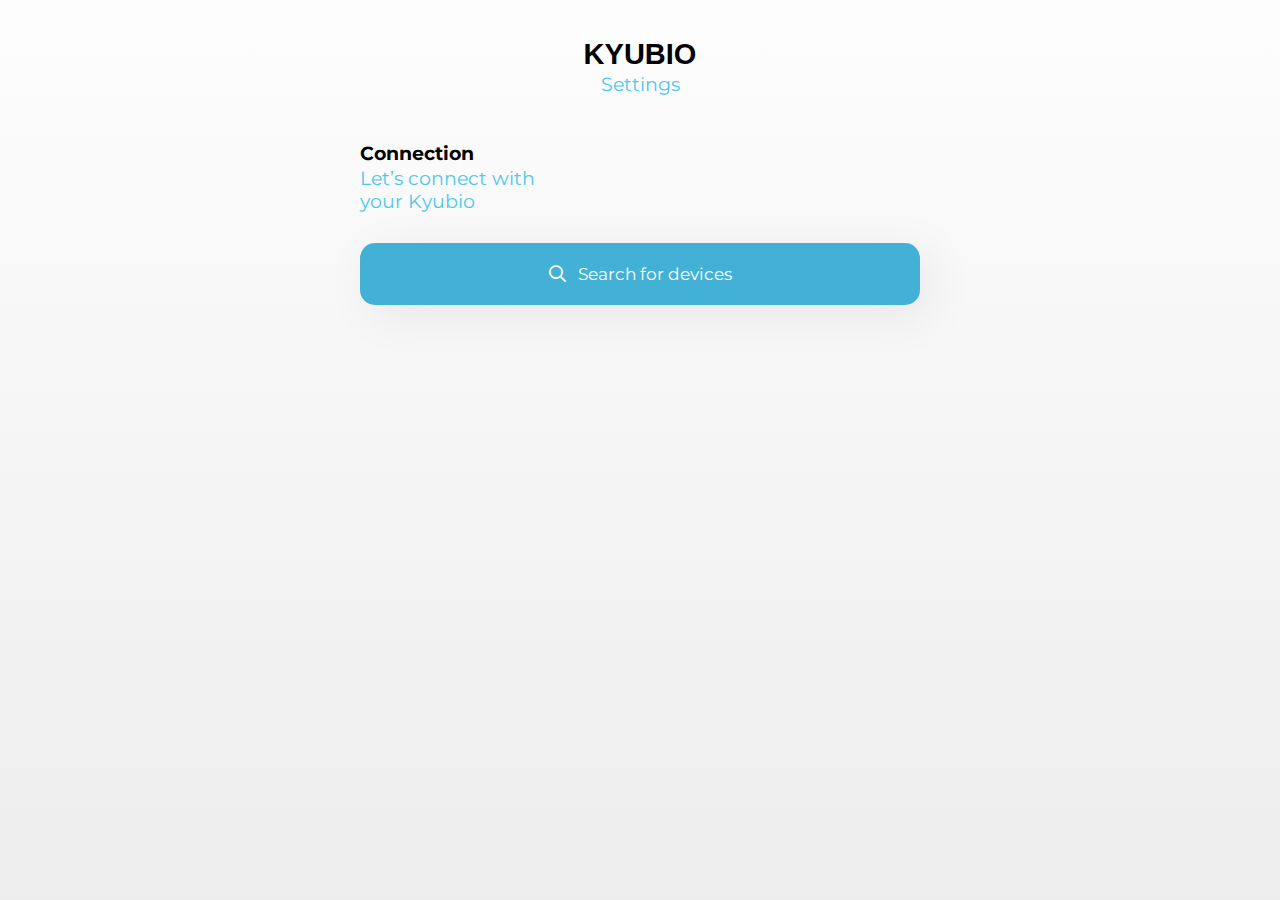
<file: src/index.html>
<!DOCTYPE html>
<html lang="en">
    <head>
        <title>Kyubio</title>
        <meta charset="UTF-8" />
        <meta http-equiv="X-UA-Compatible" content="IE=edge" />
        <meta name="viewport" content="width=device-width, initial-scale=1" />
        <link rel="canonical" href="https://kyubio.i441891.hera.fhict.nl" />
        <link rel="manifest" href="manifest.json" />
        <link
            rel="shortcut icon"
            href="assets/icons/favicon.ico"
            type="image/x-icon"
        />
        <link
            rel="apple-touch-icon"
            sizes="57x57"
            href="assets/icons/apple-touch-icon-57x57.png"
        />
        <link
            rel="apple-touch-icon"
            sizes="72x72"
            href="assets/icons/apple-touch-icon-72x72.png"
        />
        <link
            rel="apple-touch-icon"
            sizes="76x76"
            href="assets/icons/apple-touch-icon-76x76.png"
        />
        <link
            rel="apple-touch-icon"
            sizes="114x114"
            href="assets/icons/apple-touch-icon-114x114.png"
        />
        <link
            rel="apple-touch-icon"
            sizes="120x120"
            href="assets/icons/apple-touch-icon-120x120.png"
        />
        <link
            rel="apple-touch-icon"
            sizes="144x144"
            href="assets/icons/apple-touch-icon-144x144.png"
        />
        <link
            rel="apple-touch-icon"
            sizes="152x152"
            href="assets/icons/apple-touch-icon-152x152.png"
        />
        <link
            rel="apple-touch-icon"
            sizes="180x180"
            href="assets/icons/apple-touch-icon-180x180.png"
        />
        <link
            rel="stylesheet"
            type="text/css"
            href="css/compiled/reset.min.css"
        />
        <link rel="preconnect" href="https://fonts.gstatic.com" />
        <link
            rel="stylesheet"
            href="https://fonts.googleapis.com/css2?family=Montserrat:ital,wght@0,400;0,700;1,400;1,700&display=swap"
        />
        <link
            rel="stylesheet"
            type="text/css"
            href="css/compiled/fontawesome.min.css"
        />
        <link
            rel="stylesheet"
            type="text/css"
            href="css/compiled/style.min.css"
        />
        <link
            rel="stylesheet"
            type="text/css"
            href="css/compiled/style-connection.min.css"
        />
    </head>

    <body>
        <!-- preloader -->
        <div class="loader">
            <h1>KYUBIO</h1>
        </div>

        <!-- header -->
        <header>
            <h1>KYUBIO</h1>
            <h2>Settings</h2>
        </header>

        <div class="connection-text">
            <h1>Connection</h1>
            <p>
                Let’s connect with <br />
                your Kyubio
            </p>
        </div>

        <a onclick="showConnectionModule()">
            <div class="button">
                <p><i class="far fa-search"></i> &nbsp; Search for devices</p>
            </div>
        </a>

        <div class="connection-module">
            <div class="title-container">
                <h1>
                    New devices &nbsp;
                    <em class="color-blue">---------------------------</em>
                </h1>
            </div>

            <div class="cubes-nearby">
                <a onclick="showChangeNameModule()"
                    ><i class="far fa-dice-d6"></i> &nbsp; Kyubio SF-05-K9</a
                >
                <p><i class="far fa-dice-d6"></i> &nbsp; Kyubio SF-05-85</p>
            </div>
        </div>

        <!-- modal change name-->
        <div id="myModal" class="modal">
            <!-- Modal content -->
            <div class="modal-content">
                <div class="modal-header">
                    <span class="close">&times;</span>
                    <h1>Give your Kyubio a name</h1>
                </div>
                <div class="modal-body">
                    <div id="changeNameInput">
                        <p class="color-blue">
                            <i class="far fa-dice-d6"></i> &nbsp; Kyubio
                            SF-05-K9
                        </p>
                        <form>
                            <input
                                type="text"
                                placeholder="change name..."
                                name="name"
                                id="changeName"
                                required
                            />
                        </form>
                    </div>
                    <div id="changeNameCheckmark">
                        <i class="fal fa-check-circle"></i>
                    </div>
                </div>
                <div class="modal-footer">
                    <a onclick="showConnectionModule()">
                        <div class="button">
                            <a
                                id="changeNameButton1"
                                onclick="showChangeNameCheckmark()"
                            >
                                <p>
                                    <i class="far fa-thumbs-up"></i> &nbsp;
                                    Looks good
                                </p>
                            </a>
                        </div>
                        <div class="button">
                            <a id="changeNameButton2" href="dashboard.html">
                                <p>
                                    <i class="far fa-arrow-right"></i> &nbsp;
                                    Let's start
                                </p>
                            </a>
                        </div>
                    </a>
                </div>
            </div>
        </div>

        <script type="text/javascript" src="js/jquery.min.js"></script>
        <script type="text/javascript" src="js/main.js"></script>
    </body>
</html>
</file>
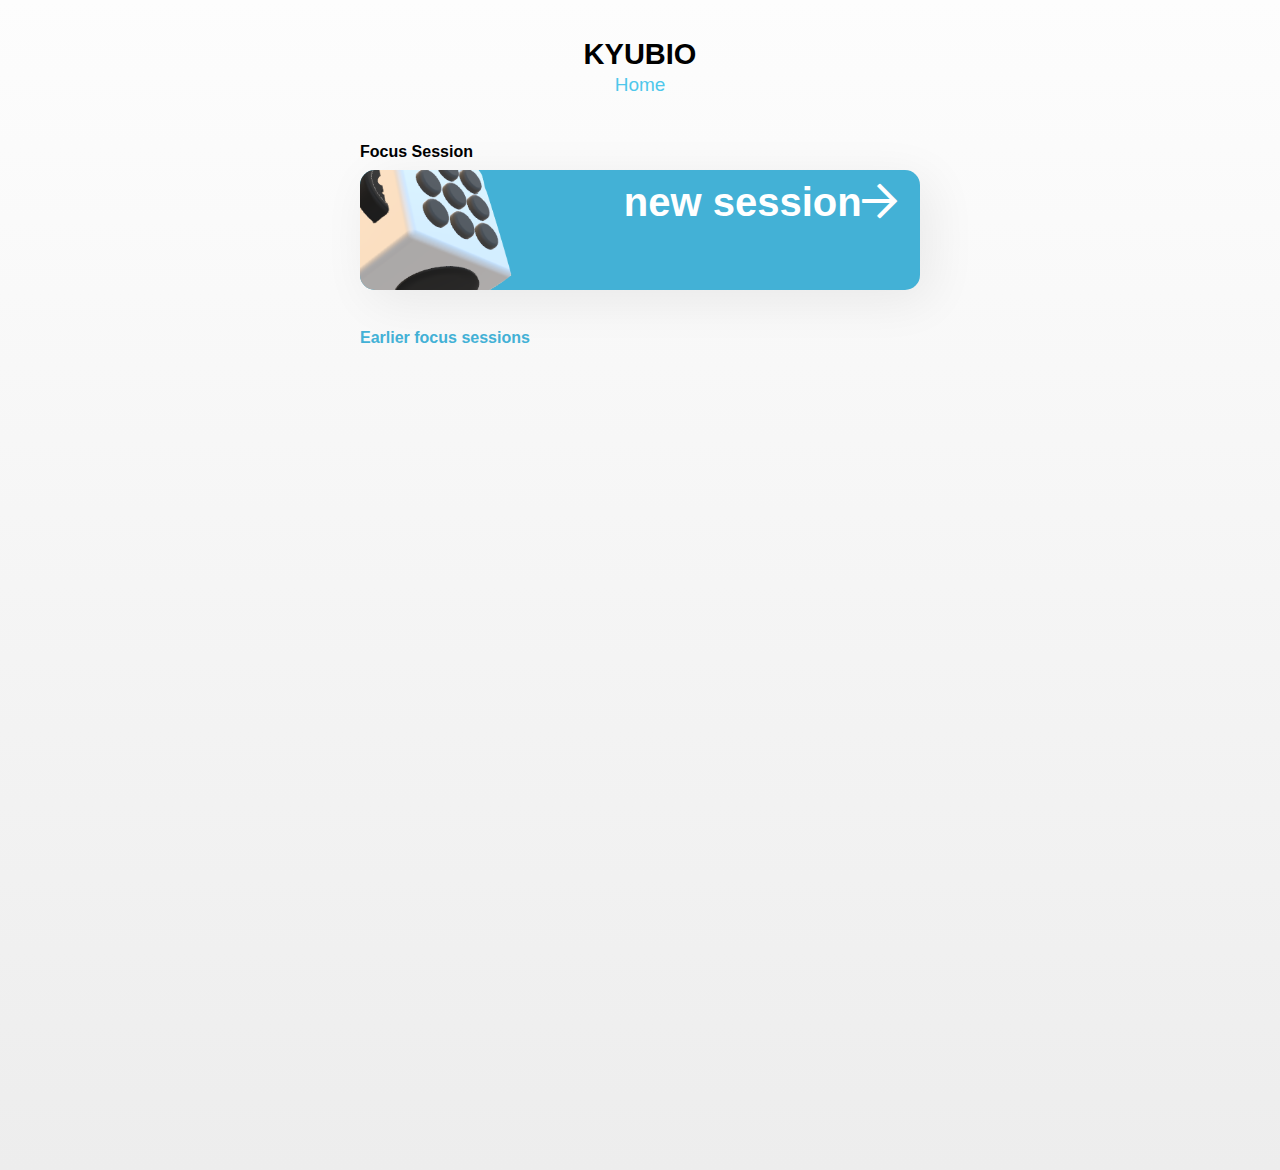
<file: src/dashboard.html>
<!DOCTYPE html>
<html lang="en">
    <head>
        <title>Kyubio</title>
        <meta charset="UTF-8" />
        <meta http-equiv="X-UA-Compatible" content="IE=edge" />
        <meta name="viewport" content="width=device-width, initial-scale=1" />
        <link
            rel="canonical"
            href="https://kyubio.i441891.hera.fhict.nl/dashboard"
        />
        <link rel="manifest" href="manifest.json" />
        <link
            rel="shortcut icon"
            href="assets/icons/favicon.ico"
            type="image/x-icon"
        />
        <link
            rel="apple-touch-icon"
            sizes="57x57"
            href="assets/icons/apple-touch-icon-57x57.png"
        />
        <link
            rel="apple-touch-icon"
            sizes="72x72"
            href="assets/icons/apple-touch-icon-72x72.png"
        />
        <link
            rel="apple-touch-icon"
            sizes="76x76"
            href="assets/icons/apple-touch-icon-76x76.png"
        />
        <link
            rel="apple-touch-icon"
            sizes="114x114"
            href="assets/icons/apple-touch-icon-114x114.png"
        />
        <link
            rel="apple-touch-icon"
            sizes="120x120"
            href="assets/icons/apple-touch-icon-120x120.png"
        />
        <link
            rel="apple-touch-icon"
            sizes="144x144"
            href="assets/icons/apple-touch-icon-144x144.png"
        />
        <link
            rel="apple-touch-icon"
            sizes="152x152"
            href="assets/icons/apple-touch-icon-152x152.png"
        />
        <link
            rel="apple-touch-icon"
            sizes="180x180"
            href="assets/icons/apple-touch-icon-180x180.png"
        />
        <link
            rel="stylesheet"
            type="text/css"
            href="css/compiled/reset.min.css"
        />
        <link rel="preconnect" href="https://fonts.gstatic.com" />
        <link
            rel="stylesheet"
            href="https://fonts.googleapis.com/css2?family=Montserrat:ital,wght@0,400;0,700;1,400;1,700&display=swap"
        />
        <link
            rel="stylesheet"
            type="text/css"
            href="css/compiled/fontawesome.min.css"
        />
        <link
            rel="stylesheet"
            type="text/css"
            href="css/compiled/style.min.css"
        />
        <link
            rel="stylesheet"
            type="text/css"
            href="css/compiled/style-dashboard.min.css"
        />
        <link
            rel="stylesheet"
            type="text/css"
            href="css/compiled/style-modal.min.css"
        />
        <style>
            html {
                background: linear-gradient(#fdfdfd, #ededed);
                height: 130%;
                padding: 0 20px;
                margin: 0;
            }

            body {
                background: rgba(0, 0, 0, 0);
            }
        </style>

        <script src="js/mqtt-connection.js"></script>
        <script
            src="https://cdnjs.cloudflare.com/ajax/libs/paho-mqtt/1.0.1/mqttws31.min.js"
            type="text/javascript"
        ></script>
    </head>

    <body>
        <!-- header -->
        <header>
            <h1>KYUBIO</h1>
            <h2>Home</h2>
        </header>

        <div class="dashboard-titles">
            <h1>Focus Session</h1>
        </div>

        <a href="setTimer.html">
            <button id="session-button">
                <p>new session<i class="far fa-arrow-right"></i></p>
                <img class="cubeView" src="img/cube-view.png" />
            </button>
        </a>

        <div class="dashboard-titles">
            <h1 style="color: #43b1d6; margin: 40px 0 5px 0">
                Earlier focus sessions
            </h1>
            <div id="earlierSessionLog"></div>
        </div>

        <script>
            MQTTconnect();
        </script>
        <script type="text/javascript" src="js/jquery.min.js"></script>
        <script type="text/javascript" src="js/main.js"></script>
        <script src="js/dashboard.js"></script>
        <script src="js/progress.js"></script>

        <script>
            var nxtSession = localStorage.getItem("CurrentSessionID");
            var prvSession = parseFloat(nxtSession);

            $(document).ready(function () {
                for (var i = prvSession; i != 0; i--) {
                    var SessionLog = localStorage.getItem("button" + i);
                    $("#earlierSessionLog").append(SessionLog);
                }
                var buttonID;

                $(".buttonSelector").click(function () {
                    buttonID = $(this).attr("id");
                    localStorage.setItem("pressedButton", buttonID);

                    //zet hier de code om de timer in mqtt te starten
                    mqtt.subscribe("trilMotor");
                    msgTrilMotor = new Paho.MQTT.Message("1");
                    msgTrilMotor.destinationName = "trilMotor";
                    mqtt.send(msgTrilMotor);
                    console.log(msgTrilMotor);
                });
            });

            $("#earlierSessionLog").ready(function () {
                var progress_percentage;
                var curButton = 1;

                while (curButton < nxtSession) {
                    var progress_percentage = localStorage.getItem(
                        "progress" + curButton
                    );
                    var pro_perc = parseFloat(progress_percentage);
                    var rounded_pro_perc = Math.round(pro_perc);

                    function createCircleChart(
                        percent,
                        color,
                        size,
                        stroke,
                        time
                    ) {
                        let svg = `<svg class="mkc_circle-chart" viewbox="0 0 36 36" width="${size}" height="${size}" xmlns="http://www.w3.org/2000/svg">
                            <path class="mkc_circle-bg" stroke="#eeeeee" stroke-width="${
                                stroke * 1
                            }" fill="none" d="M18 2.0845
                                a 15.9155 15.9155 0 0 1 0 31.831
                                a 15.9155 15.9155 0 0 1 0 -31.831"/>
                            <path class="mkc_circle" stroke="${color}" stroke-width="${stroke}" stroke-dasharray="${percent},100" stroke-linecap="round" fill="none"
                                d="M18 2.0845
                                a 15.9155 15.9155 0 0 1 0 31.831
                                a 15.9155 15.9155 0 0 1 0 -31.831" />
                            <text class="mkc_info" x="50%" y="50%" alignment-baseline="central" text-anchor="middle" font-size="8">${time}%</text>
                        </svg>`;
                        return svg;
                    }

                    let charts = document.getElementById(
                        "progress-bar" + curButton + ""
                    );

                    let chart = charts;
                    let percent = progress_percentage;
                    let time = rounded_pro_perc;
                    let color =
                        "color" in chart.dataset
                            ? chart.dataset.color
                            : "#4EC7EB";
                    let size =
                        "size" in chart.dataset ? chart.dataset.size : "65";
                    let stroke =
                        "stroke" in chart.dataset ? chart.dataset.stroke : "4";
                    charts.innerHTML = createCircleChart(
                        percent,
                        color,
                        size,
                        stroke,
                        time
                    );

                    curButton++;
                }

                if (SessionID >= 7) {
                    var numLoops = SessionID - 6;
                    var counter = 1;

                    for (var i = 0; i < numLoops; i++) {
                        $("#" + counter).css("display", "none");

                        console.log("removed button: " + counter);
                        counter++;
                    }
                }
            });
        </script>
    </body>
</html>
</file>
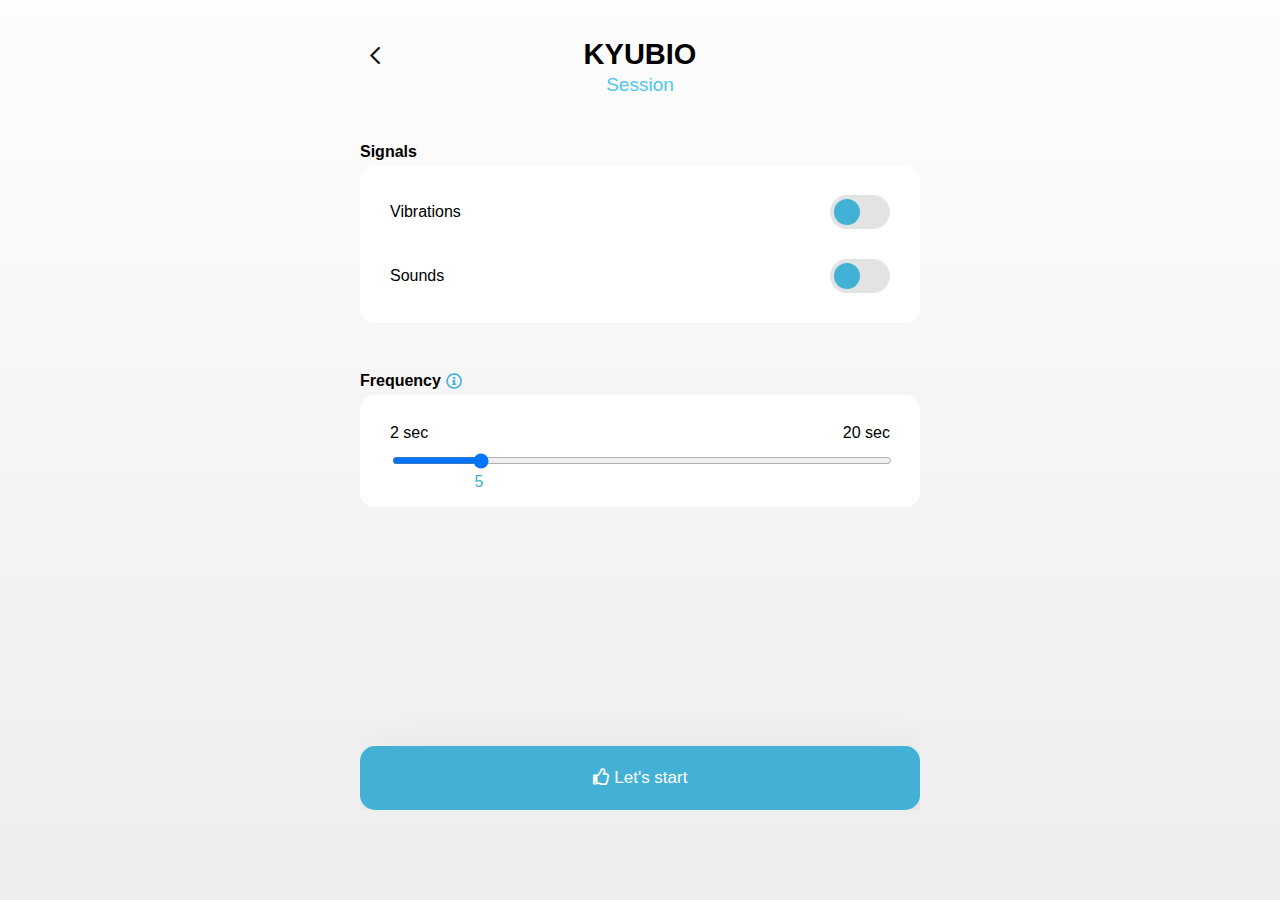
<file: src/sessionSettings.html>
<!DOCTYPE html>
<html lang="en">
    <head>
        <title>Kyubio</title>
        <meta charset="UTF-8" />
        <meta http-equiv="X-UA-Compatible" content="IE=edge" />
        <meta name="viewport" content="width=device-width, initial-scale=1" />
        <link
            rel="canonical"
            href="https://kyubio.i441891.hera.fhict.nl/dashboard"
        />
        <link rel="manifest" href="manifest.json" />
        <link
            rel="shortcut icon"
            href="assets/icons/favicon.ico"
            type="image/x-icon"
        />
        <link
            rel="apple-touch-icon"
            sizes="57x57"
            href="assets/icons/apple-touch-icon-57x57.png"
        />
        <link
            rel="apple-touch-icon"
            sizes="72x72"
            href="assets/icons/apple-touch-icon-72x72.png"
        />
        <link
            rel="apple-touch-icon"
            sizes="76x76"
            href="assets/icons/apple-touch-icon-76x76.png"
        />
        <link
            rel="apple-touch-icon"
            sizes="114x114"
            href="assets/icons/apple-touch-icon-114x114.png"
        />
        <link
            rel="apple-touch-icon"
            sizes="120x120"
            href="assets/icons/apple-touch-icon-120x120.png"
        />
        <link
            rel="apple-touch-icon"
            sizes="144x144"
            href="assets/icons/apple-touch-icon-144x144.png"
        />
        <link
            rel="apple-touch-icon"
            sizes="152x152"
            href="assets/icons/apple-touch-icon-152x152.png"
        />
        <link
            rel="apple-touch-icon"
            sizes="180x180"
            href="assets/icons/apple-touch-icon-180x180.png"
        />
        <link
            rel="stylesheet"
            type="text/css"
            href="css/compiled/reset.min.css"
        />
        <link rel="preconnect" href="https://fonts.gstatic.com" />
        <link
            rel="stylesheet"
            href="https://fonts.googleapis.com/css2?family=Montserrat:ital,wght@0,400;0,700;1,400;1,700&display=swap"
        />
        <link
            rel="stylesheet"
            type="text/css"
            href="css/compiled/fontawesome.min.css"
        />
        <link
            rel="stylesheet"
            type="text/css"
            href="css/compiled/style.min.css"
        />
        <link
            rel="stylesheet"
            type="text/css"
            href="css/compiled/style-dashboard.min.css"
        />
        <link
            rel="stylesheet"
            type="text/css"
            href="css/compiled/style-modal.min.css"
        />
    </head>

    <body>
        <div class="content-container">
            <!-- header -->
            <header>
                <h1>KYUBIO</h1>
                <h2>Session</h2>
            </header>

            <a href="setTimer.html">
                <button id="back">
                    <i class="far fa-chevron-left"></i>
                </button>
            </a>

            <div class="settings-Title">
                <h1>Signals</h1>
            </div>

            <div class="setting-area">
                <div class="flex-container" style="margin-bottom: 30px">
                    <div>Vibrations</div>
                    <div>
                        <label class="switch" id="vibrations">
                            <input type="checkbox" />
                            <span class="slider round"></span>
                        </label>
                    </div>
                </div>
                <div class="flex-container">
                    <div>Sounds</div>
                    <div>
                        <label class="switch" id="sounds">
                            <input type="checkbox" />
                            <span class="slider round"></span>
                        </label>
                    </div>
                </div>
            </div>

            <div class="settings-Title information">
                <h1>Frequency</h1>
                <a onclick="toggleFrequencyShow()"
                    ><i class="far fa-info-circle"></i
                ></a>
            </div>

            <div class="setting-area">
                <div class="flex-container" style="margin-bottom: 10px">
                    <div>2 sec</div>
                    <div>20 sec</div>
                </div>
                <div class="freqContainer">
                    <input
                        type="range"
                        class="freqSlider"
                        min="2"
                        max="20"
                        step="1"
                        value="5"
                    />
                    <output class="freqVal"></output>
                </div>
            </div>

            <!--start timer knop-->
            <a href="dashboard.html">
                <button id="settingsCnfrm">
                    <p><i class="far fa-thumbs-up"></i> Let's start</p>
                </button>
            </a>
        </div>

        <!-- modal Frequency -->
        <div id="info-circle" class="modal">
            <!-- Modal content -->
            <div class="modal-content">
                <div class="modal-header">
                    <span class="close">&times;</span>
                    <h1>Frequency</h1>
                </div>
                <div class="modal-body">
                    <p>
                        With frequency you set the interval after each signal.
                        this wat you can adjust this to between 2 and 20 second.
                        which means that if there is no button pressed for the
                        set amound of time the signal will go off.
                    </p>
                </div>
                <div class="modal-footer">
                    <a onclick="showConnectionModule()">
                        <div class="button">
                            <a onclick="toggleFrequencyHide()">
                                <p>
                                    <i class="far fa-thumbs-up"></i> &nbsp; Okay
                                </p>
                            </a>
                        </div>
                    </a>
                </div>
            </div>
        </div>

        <script type="text/javascript" src="js/jquery.min.js"></script>
        <script type="text/javascript" src="js/main.js"></script>
        <script src="js/dashboard.js"></script>
    </body>
</html>
</file>
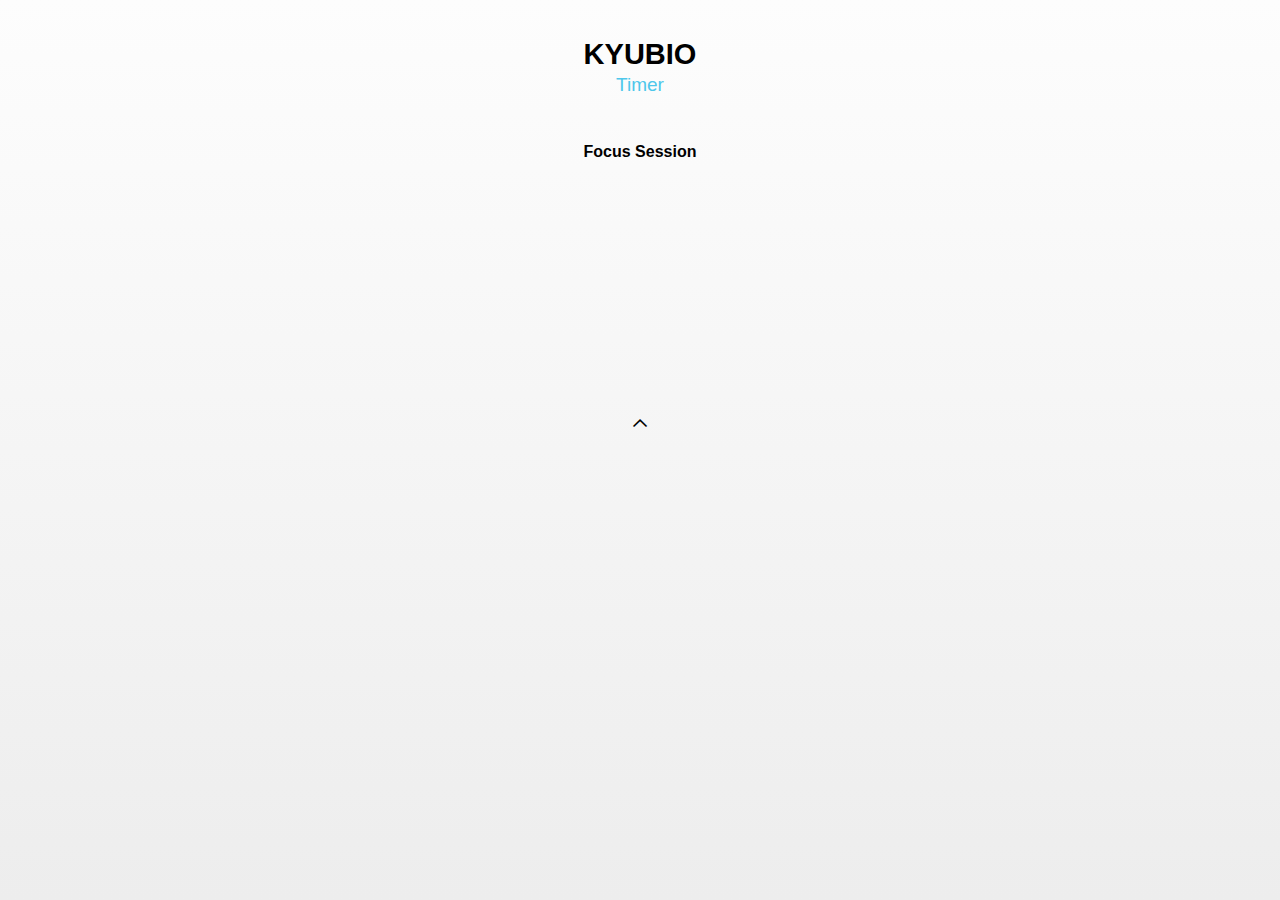
<file: src/sessionTimer.html>
<!DOCTYPE html>
<html lang="en">
    <head>
        <title>Kyubio</title>
        <meta charset="UTF-8" />
        <meta http-equiv="X-UA-Compatible" content="IE=edge" />
        <meta name="viewport" content="width=device-width, initial-scale=1" />
        <link
            rel="canonical"
            href="https://kyubio.i441891.hera.fhict.nl/dashboard"
        />
        <link rel="manifest" href="manifest.json" />
        <link
            rel="shortcut icon"
            href="assets/icons/favicon.ico"
            type="image/x-icon"
        />
        <link
            rel="apple-touch-icon"
            sizes="57x57"
            href="assets/icons/apple-touch-icon-57x57.png"
        />
        <link
            rel="apple-touch-icon"
            sizes="72x72"
            href="assets/icons/apple-touch-icon-72x72.png"
        />
        <link
            rel="apple-touch-icon"
            sizes="76x76"
            href="assets/icons/apple-touch-icon-76x76.png"
        />
        <link
            rel="apple-touch-icon"
            sizes="114x114"
            href="assets/icons/apple-touch-icon-114x114.png"
        />
        <link
            rel="apple-touch-icon"
            sizes="120x120"
            href="assets/icons/apple-touch-icon-120x120.png"
        />
        <link
            rel="apple-touch-icon"
            sizes="144x144"
            href="assets/icons/apple-touch-icon-144x144.png"
        />
        <link
            rel="apple-touch-icon"
            sizes="152x152"
            href="assets/icons/apple-touch-icon-152x152.png"
        />
        <link
            rel="apple-touch-icon"
            sizes="180x180"
            href="assets/icons/apple-touch-icon-180x180.png"
        />
        <link
            rel="stylesheet"
            type="text/css"
            href="css/compiled/reset.min.css"
        />
        <link rel="preconnect" href="https://fonts.gstatic.com" />
        <link
            rel="stylesheet"
            href="https://fonts.googleapis.com/css2?family=Montserrat:ital,wght@0,400;0,700;1,400;1,700&display=swap"
        />
        <link
            rel="stylesheet"
            type="text/css"
            href="css/compiled/fontawesome.min.css"
        />
        <link
            rel="stylesheet"
            type="text/css"
            href="css/compiled/style.min.css"
        />
        <link
            rel="stylesheet"
            type="text/css"
            href="css/compiled/style-dashboard.min.css"
        />
        <link rel="stylesheet" href="css/compiled/style-timer.min.css" />
        <link
            rel="stylesheet"
            type="text/css"
            href="css/compiled/style-modal.min.css"
        />
        <script src="js/mqtt-connection.js"></script>
        <script
            src="https://cdnjs.cloudflare.com/ajax/libs/paho-mqtt/1.0.1/mqttws31.min.js"
            type="text/javascript"
        ></script>
    </head>

    <body>
        <!-- header -->
        <header>
            <h1>KYUBIO</h1>
            <h2>Timer</h2>
        </header>

        <div class="setTime-Title">
            <h1>Focus Session</h1>
        </div>

        <div class="timerProgression">
            <div class="mkCharts" data-size="300" data-stroke="1"></div>
        </div>

        <div class="Start-Stop">
            <div style="float: left; margin-left: 15px">
                <button id="pause-counter" class="ss_buttons">
                    <p id="Pause-Btn">Pause</p>
                </button>
                <button
                    id="start-counter"
                    class="ss_buttons"
                    style="display: none"
                >
                    <p id="Start-Btn">Start</p>
                </button>
            </div>
            <div style="float: right; margin-right: 15px">
                <a href="dashboard.html">
                    <button id="stop-counter" class="ss_buttons">
                        <p>Stop</p>
                    </button>
                </a>
            </div>
        </div>
        <div class="chevron-thing">
            <i class="far fa-chevron-up"></i>
        </div>

        <div id="finished" class="modal">
            <!-- Modal content -->
            <div class="modal-content-timer">
                <div class="modal-header">
                    <span class="close">&times;</span>
                    <h1>Congratulations</h1>
                </div>
                <div class="modal-body">
                    <p>
                        Congratulations you finished the session, go back to
                        home to continue.
                    </p>
                </div>
                <div class="modal-footer">
                    <a onclick="showConnectionModule()">
                        <div class="button">
                            <a
                                onclick="toggleFrequencyHide()"
                                href="dashboard.html"
                            >
                                <p style="color: white">Home</p>
                            </a>
                        </div>
                    </a>
                </div>
            </div>
        </div>

        <script>
            MQTTconnect();
        </script>

        <script type="text/javascript" src="js/jquery.min.js"></script>
        <script type="text/javascript" src="js/main.js"></script>
        <script src="js/dashboard.js"></script>
        <script src="js/timer.js"></script>
    </body>
</html>
</file>
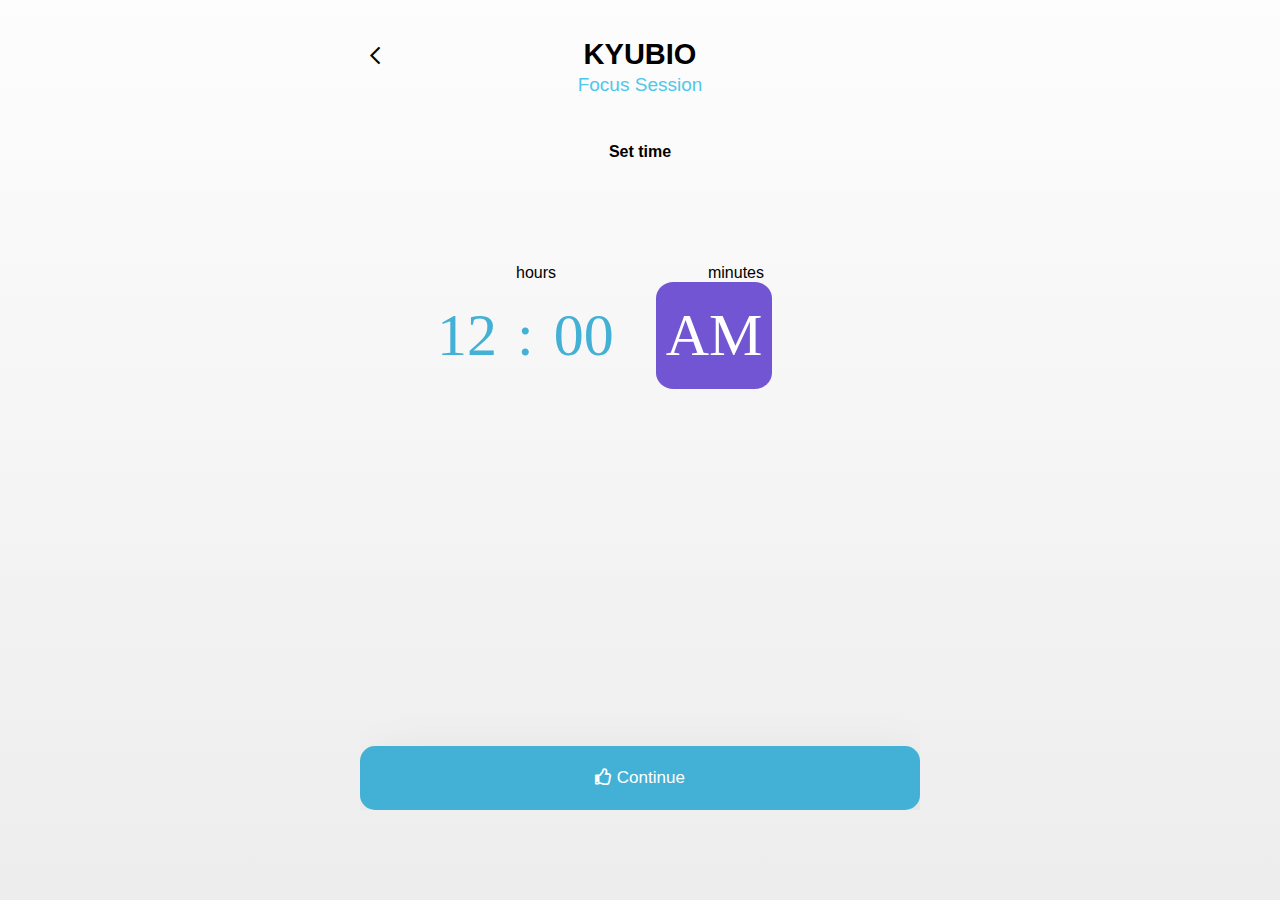
<file: src/setTimer.html>
<!DOCTYPE html>
<html lang="en">
    <head>
        <title>Kyubio</title>
        <meta charset="UTF-8" />
        <meta http-equiv="X-UA-Compatible" content="IE=edge" />
        <meta name="viewport" content="width=device-width, initial-scale=1" />
        <link
            rel="canonical"
            href="https://kyubio.i441891.hera.fhict.nl/dashboard"
        />
        <link rel="manifest" href="manifest.json" />
        <link
            rel="shortcut icon"
            href="assets/icons/favicon.ico"
            type="image/x-icon"
        />
        <link
            rel="apple-touch-icon"
            sizes="57x57"
            href="assets/icons/apple-touch-icon-57x57.png"
        />
        <link
            rel="apple-touch-icon"
            sizes="72x72"
            href="assets/icons/apple-touch-icon-72x72.png"
        />
        <link
            rel="apple-touch-icon"
            sizes="76x76"
            href="assets/icons/apple-touch-icon-76x76.png"
        />
        <link
            rel="apple-touch-icon"
            sizes="114x114"
            href="assets/icons/apple-touch-icon-114x114.png"
        />
        <link
            rel="apple-touch-icon"
            sizes="120x120"
            href="assets/icons/apple-touch-icon-120x120.png"
        />
        <link
            rel="apple-touch-icon"
            sizes="144x144"
            href="assets/icons/apple-touch-icon-144x144.png"
        />
        <link
            rel="apple-touch-icon"
            sizes="152x152"
            href="assets/icons/apple-touch-icon-152x152.png"
        />
        <link
            rel="apple-touch-icon"
            sizes="180x180"
            href="assets/icons/apple-touch-icon-180x180.png"
        />
        <link
            rel="stylesheet"
            type="text/css"
            href="css/compiled/reset.min.css"
        />
        <link rel="preconnect" href="https://fonts.gstatic.com" />
        <link
            rel="stylesheet"
            href="https://fonts.googleapis.com/css2?family=Montserrat:ital,wght@0,400;0,700;1,400;1,700&display=swap"
        />
        <link
            rel="stylesheet"
            type="text/css"
            href="css/compiled/fontawesome.min.css"
        />
        <link
            rel="stylesheet"
            type="text/css"
            href="css/compiled/style.min.css"
        />
        <link
            rel="stylesheet"
            type="text/css"
            href="css/compiled/style-dashboard.min.css"
        />
        <link
            rel="stylesheet"
            type="text/css"
            href="css/compiled/style-modal.min.css"
        />
    </head>

    <body>
        <div class="content-container">
            <!-- header -->
            <header>
                <h1>KYUBIO</h1>
                <h2>Focus Session</h2>
            </header>

            <a href="dashboard.html">
                <button id="back">
                    <i class="far fa-chevron-left"></i>
                </button>
            </a>

            <div class="setTime-Title">
                <h1>Set time</h1>
            </div>

            <div class="time-container">
                <p>hours</p>
                <p>minutes</p>
            </div>

            <div class="centerTime">
                <input
                    type="time"
                    id="timeSelect"
                    name="timeSelect"
                    required
                    value="00:00"
                />
            </div>

            <button id="timerCnfrm">
                <p><i class="far fa-thumbs-up"></i> Continue</p>
            </button>
        </div>

        <div id="nope" class="modal">
            <!-- Modal content -->
            <div class="modal-content" style="height: 200px">
                <div class="modal-header">
                    <span class="close">&times;</span>
                    <h1>Set a time</h1>
                </div>
                <div class="modal-body"></div>
                <div class="modal-footer">
                    <a onclick="showConnectionModule()">
                        <div class="button">
                            <a onclick="toggleFrequencyHide()">
                                <p style="color: white">
                                    <i class="far fa-thumbs-up"></i> &nbsp; Okay
                                </p>
                            </a>
                        </div>
                    </a>
                </div>
            </div>
        </div>

        <script type="text/javascript" src="js/jquery.min.js"></script>
        <script type="text/javascript" src="js/main.js"></script>
        <script src="js/dashboard.js"></script>
    </body>
</html>
</file>
<file: src/css/compiled/style.min.css>
body{background:-webkit-gradient(linear, left top, left bottom, from(#fdfdfd), to(#ededed));background:linear-gradient(#fdfdfd, #ededed);max-width:600px;margin:auto;padding:0 20px}header{text-align:center;margin-top:40px}header h1{font-family:"Aquire", sans-serif;font-size:29px}header h2{font-family:"Montserrat", sans-serif;font-size:19px;font-weight:400;color:#4ec7eb;margin-top:6px}.loader{position:fixed;top:0;left:0;width:100%;height:100%;opacity:1;z-index:99;background:#4ec7eb;display:-webkit-box;display:-ms-flexbox;display:flex;-webkit-box-pack:center;-ms-flex-pack:center;justify-content:center;-webkit-box-align:center;-ms-flex-align:center;align-items:center}.loader h1{font-family:"Aquire", sans-serif;font-size:61px;color:#fff}.button{width:100%;background:#43b1d6;border-radius:15px;-webkit-box-shadow:10px 10px 50px rgba(0,0,0,0.07);box-shadow:10px 10px 50px rgba(0,0,0,0.07);color:#fff}.button p{font-family:"Montserrat", sans-serif;font-size:17px;font-weight:400;text-align:center;padding:22px 0}.button:hover{cursor:pointer}
/*# sourceMappingURL=style.min.css.map */
</file>
<file: src/css/compiled/style-connection.min.css>
.connection-text{margin-top:50px;margin-bottom:30px}.connection-text h1{font-family:"Montserrat", sans-serif;font-size:19px;font-weight:700}.connection-text p{font-family:"Montserrat", sans-serif;font-size:19px;font-weight:400;line-height:23px;color:#4ec7eb;margin-top:4px}a{font-family:"Montserrat", sans-serif;font-size:17px;font-weight:400;padding:15px 0}a:hover{cursor:pointer}.connection-module{width:100%;background:#fff;border-radius:15px;-webkit-box-shadow:10px 10px 50px rgba(0,0,0,0.07);box-shadow:10px 10px 50px rgba(0,0,0,0.07);margin-top:30px}.connection-module h1{font-family:"Montserrat", sans-serif;font-size:17px;font-weight:400;padding:22px 22px 12px 22px}.connection-module .cubes-nearby{color:#4ec7eb;padding:0 22px 10px 22px}.connection-module .cubes-nearby p{font-family:"Montserrat", sans-serif;font-size:17px;font-weight:400;padding:15px 0}.connection-module .cubes-nearby p:hover{cursor:pointer}.title-container{display:-webkit-box;display:-ms-flexbox;display:flex}.color-blue{font-family:"Montserrat", sans-serif;font-size:16px;font-weight:400;color:#4ec7eb;margin-top:6px}#changeName{margin-top:30px;border-radius:15px;border:none;padding:16px;width:100%}#changeName:focus{border:1px solid #4ec7eb}.modal{display:none;position:fixed;z-index:1;left:0;top:0;width:100%;height:100%;overflow:auto;background-color:#000;background-color:rgba(0,0,0,0.6);-webkit-animation-name:fadeIn;-webkit-animation-duration:0.4s;animation-name:fadeIn;animation-duration:0.4s}.modal-content{position:fixed;bottom:0;background-color:#fafafa;width:100%;height:400px;border-radius:30px 30px 0 0;-webkit-animation-name:slideIn;-webkit-animation-duration:0.4s;animation-name:slideIn;animation-duration:0.4s}#changeNameCheckmark{color:#34c759;font-size:100px;text-align:center}.close{color:black;float:right;font-size:28px;font-weight:bold}.close:hover,.close:focus{color:#000;text-decoration:none;cursor:pointer}.modal-header{padding:40px 20px;color:black}.modal-header h1{font-family:"Montserrat", sans-serif;font-size:16px;font-weight:700;margin-top:6px}.modal-body{padding:10px 16px}.blue-tekst{color:#4ec7eb}.modal-footer{padding:2px 16px;width:100%;color:white;bottom:40px;position:absolute}.button a{color:#fff}@-webkit-keyframes slideIn{from{bottom:-300px;opacity:0}to{bottom:0;opacity:1}}@keyframes slideIn{from{bottom:-300px;opacity:0}to{bottom:0;opacity:1}}@-webkit-keyframes fadeIn{from{opacity:0}to{opacity:1}}@keyframes fadeIn{from{opacity:0}to{opacity:1}}
/*# sourceMappingURL=style-connection.min.css.map */
</file>
<file: src/css/compiled/style-dashboard.min.css>
.content-container{position:relative;height:90vh;overflow:hidden}#session-button{width:100%;color:white;background-color:#43b1d6;border-radius:15px;-webkit-box-shadow:10px 10px 50px rgba(0,0,0,0.07);box-shadow:10px 10px 50px rgba(0,0,0,0.07);overflow:hidden;position:relative;padding:10px 10px 65px 10px;outline:none;margin:5px 0 0 0}#session-button p{font-family:"Montserrat", sans-serif;font-size:40px;font-weight:bold;text-align:left;margin:0 0 0 47%}#session-button .cubeView{position:absolute;left:-60px;bottom:-60px}.dashboard-titles h1{margin:50px 0 5px 0;font-weight:bold;font-family:"Montserrat", sans-serif}.fa-info-circle{color:#43b1d6;margin-left:5px}#back{position:absolute;top:45px;left:10px;font-size:20px;border:0 solid;background-color:rgba(0,0,0,0)}.setTime-Title{margin:50px 0 5px 0;font-weight:600;font-family:"Montserrat", sans-serif;text-align:center}#timerCnfrm{position:absolute;bottom:0px;width:100%;color:white;background-color:#43b1d6;border-radius:15px;-webkit-box-shadow:10px 10px 50px rgba(0,0,0,0.07);box-shadow:10px 10px 50px rgba(0,0,0,0.07);outline:none}#timerCnfrm p{font-family:"Montserrat", sans-serif;font-size:17px;font-weight:400;text-align:center;padding:22px 0}.time-container{display:-webkit-box;display:-ms-flexbox;display:flex;-ms-flex-pack:distribute;justify-content:space-around;width:100%;padding:100px 80px 0 80px;text-align:center}.centerTime{width:80%;padding-left:10px;margin-left:auto;margin-right:auto;text-align:center}.flex-container{display:-webkit-box;display:-ms-flexbox;display:flex;-webkit-box-orient:horizontal;-webkit-box-direction:normal;-ms-flex-direction:row;flex-direction:row;-webkit-box-align:center;-ms-flex-align:center;align-items:center;-webkit-box-pack:justify;-ms-flex-pack:justify;justify-content:space-between}.information{display:-webkit-box;display:-ms-flexbox;display:flex;-webkit-box-pack:start;-ms-flex-pack:start;justify-content:flex-start}input[type="time"]{border:none;background-color:transparent;color:#4ec7eb;font-size:60px;font-family:montserrat;width:100%;margin:auto}input[type="time"]::-webkit-datetime-edit-fields-wrapper{display:-webkit-box;display:flex}input[type="time"]::-webkit-datetime-edit-text{padding:19px 10px}input[type="time"]::-webkit-datetime-edit-hour-field{background-color:transparent;padding:19px 10px}input[type="time"]::-webkit-datetime-edit-minute-field{background-color:transparent;padding:19px 10px}input[type="time"]::-webkit-datetime-edit-ampm-field{background-color:#7155d3;border-radius:15%;color:#fff;padding:19px 10px}input[type="time"]::-webkit-clear-button{display:none}input[type="time"]::-webkit-inner-spin-button{display:none}input[type="time"]::-webkit-calendar-picker-indicator{background:none;display:none}#timeSelect{color:#43b1d6;outline:none}.settings-Title{margin:50px 0 5px 0;font-weight:bold;font-family:"Montserrat", sans-serif}#settingsCnfrm{position:absolute;bottom:0px;width:100%;color:white;background-color:#43b1d6;border-radius:15px;-webkit-box-shadow:10px 10px 50px rgba(0,0,0,0.07);box-shadow:10px 10px 50px rgba(0,0,0,0.07);outline:none}#settingsCnfrm p{font-family:"Montserrat", sans-serif;font-size:17px;font-weight:400;text-align:center;padding:22px 0}.setting-area{background-color:white;border-radius:15px;border:none;outline:none;padding:30px;font-family:"Montserrat", sans-serif}.flex-container{display:-webkit-box;display:-ms-flexbox;display:flex;-webkit-box-orient:horizontal;-webkit-box-direction:normal;-ms-flex-direction:row;flex-direction:row;-webkit-box-align:center;-ms-flex-align:center;align-items:center;-webkit-box-pack:justify;-ms-flex-pack:justify;justify-content:space-between;font-family:"Montserrat", sans-serif}.switch{position:relative;display:inline-block;width:60px;height:34px}.switch input{opacity:0;width:0;height:0}.slider{position:absolute;cursor:pointer;top:0;left:0;right:0;bottom:0;background-color:#e3e3e3;-webkit-transition:0.4s;transition:0.4s}.slider:before{position:absolute;content:"";height:26px;width:26px;left:4px;bottom:4px;background-color:#43b1d6;-webkit-transition:0.4s;transition:0.4s}input:checked+.slider{background-color:#43b1d6}input:focus+.slider{-webkit-box-shadow:0 0 1px #43b1d6;box-shadow:0 0 1px #43b1d6}input:checked+.slider:before{-webkit-transform:translateX(26px);transform:translateX(26px);background-color:white}.slider.round{border-radius:34px}.slider.round:before{border-radius:50%}.freqContainer{position:relative;margin:0 auto 10px}.freqSlider{width:100%;height:7px;border-radius:5px;background:#d3d3d3;outline:none;-webkit-transition:opacity 0.2s;transition:opacity 0.2s}.freqSlider::-webkit-slider-thumb{-webkit-appearance:none;appearance:none;width:25px;height:25px;border-radius:50%;background:#43b1d6;cursor:pointer}.freqSlider::-moz-range-thumb{width:25px;height:25px;border-radius:50%;background:#43b1d6;cursor:pointer}.freqVal{background:rgba(0,0,0,0);color:#43b1d6;padding:7px 12px;position:absolute;border-radius:4px;left:50%;-webkit-transform:translateX(-50%);transform:translateX(-50%)}.freqVal::after{content:"";position:absolute;width:2px;height:2px;background:rgba(0,0,0,0);top:-1px;left:50%}.SessionLog{background-color:white;outline:none;border-radius:15px;color:black;margin:5px 0;width:100%;height:95px;padding:10px 25px 0 25px;font-family:"Montserrat", sans-serif}.chevron_sessionButton{position:relative;float:right;top:-52px;font-size:20px;color:#43b1d6}.Session_date{color:#43b1d6;font-size:20px;font-family:"Montserrat", sans-serif}.Session_time{font-size:50px;font-family:"Montserrat", sans-serif}.Session_progress{position:relative;float:left;top:-75px;left:-10px;display:inline;text-align:center;font-family:"Montserrat", sans-serif;font-size:20px;color:#43b1d6}.mkc_info{font-family:"Montserrat", sans-serif}
/*# sourceMappingURL=style-dashboard.min.css.map */
</file>
<file: src/css/compiled/style-modal.min.css>
.modal{display:none;position:fixed;z-index:1;left:0;top:0;width:100%;height:100%;overflow:auto;background-color:#000;background-color:rgba(0,0,0,0.6);-webkit-animation-name:fadeIn;-webkit-animation-duration:0.4s;animation-name:fadeIn;animation-duration:0.4s}.modal-content{position:fixed;bottom:0;background-color:#fafafa;width:100%;height:400px;border-radius:30px 30px 0 0;-webkit-animation-name:slideIn;-webkit-animation-duration:0.4s;animation-name:slideIn;animation-duration:0.4s}#changeNameCheckmark{color:#34c759;font-size:100px;text-align:center}.close{color:black;float:right;font-size:28px;font-weight:bold}.close:hover,.close:focus{color:#000;text-decoration:none;cursor:pointer}.modal-header{padding:40px 20px;color:black}.modal-header h1{font-family:"Montserrat", sans-serif;font-size:16px;font-weight:700;margin-top:6px}.modal-body{padding:10px 16px}.blue-tekst{color:#4ec7eb}.modal-footer{padding:2px 16px;width:100%;color:white;bottom:40px;position:absolute}@-webkit-keyframes slideIn{from{bottom:-300px;opacity:0}to{bottom:0;opacity:1}}@keyframes slideIn{from{bottom:-300px;opacity:0}to{bottom:0;opacity:1}}@-webkit-keyframes fadeIn{from{opacity:0}to{opacity:1}}@keyframes fadeIn{from{opacity:0}to{opacity:1}}.modal-content-timer{position:fixed;bottom:0;background-color:#fafafa;width:100%;height:300px;border-radius:30px 30px 0 0;-webkit-animation-name:slideIn;-webkit-animation-duration:0.4s;animation-name:slideIn;animation-duration:0.4s}
/*# sourceMappingURL=style-modal.min.css.map */
</file>
<file: src/css/compiled/style-timer.min.css>
@-webkit-keyframes mck_progress{0%{stroke-dasharray:0, 100}}@keyframes mck_progress{0%{stroke-dasharray:0, 100}}.mkc_info{font-family:"Montserrat", sans-serif}.timerProgression{margin:30px auto;width:90%;font-family:"Montserrat", sans-serif;text-align:center}.Start-Stop{position:relative;bottom:-125px;display:none;font-family:"Montserrat", sans-serif;background-color:rgba(0,0,0,0)}.ss_buttons{border:2px solid #43b1d6;border-radius:20px;width:140px;height:65px;font-family:"Montserrat", sans-serif;background-color:rgba(0,0,0,0)}.chevron-thing{position:relative;bottom:-225px;text-align:center}
/*# sourceMappingURL=style-timer.min.css.map */
</file>
